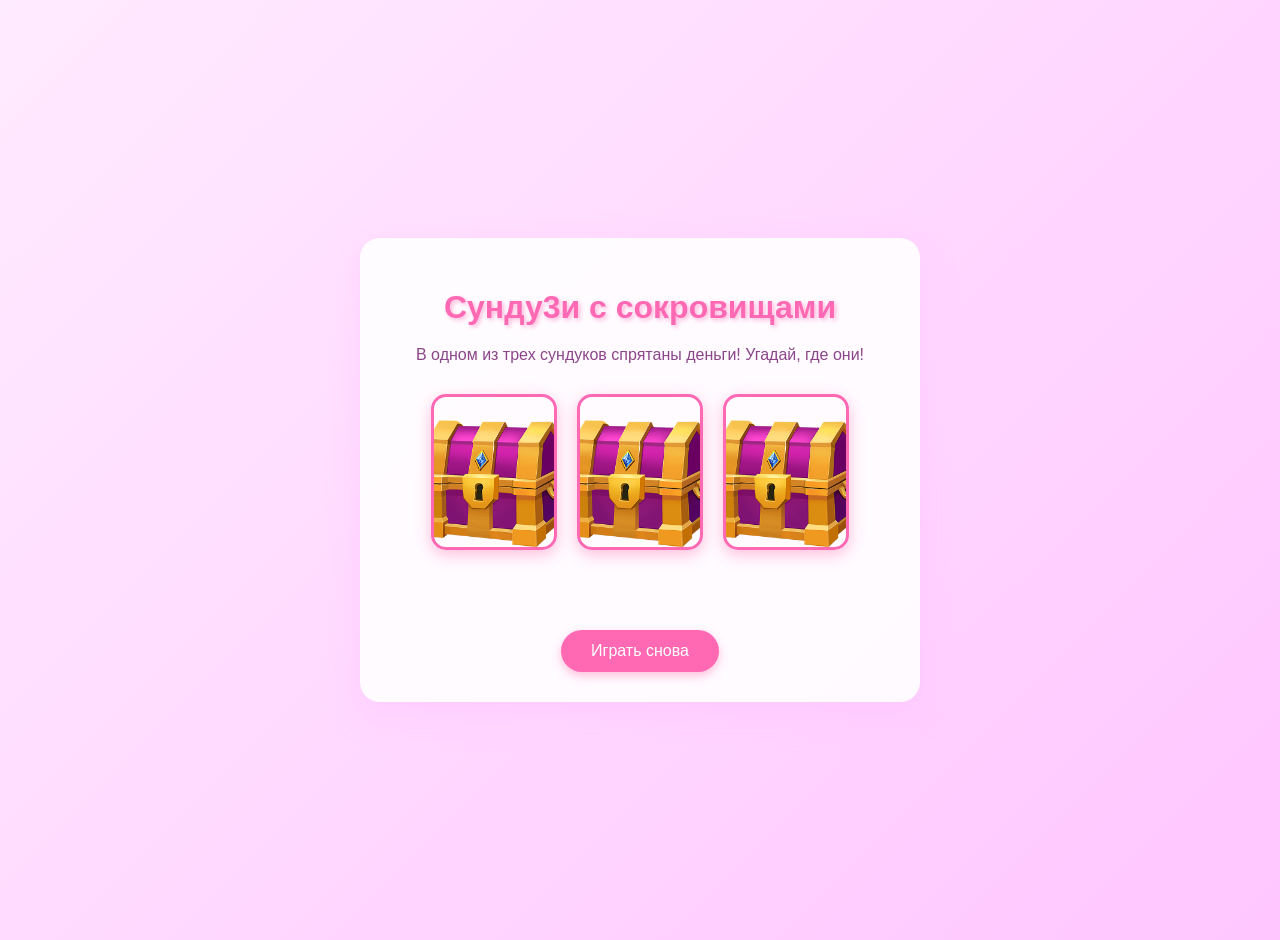
<file: chest/index.html>
<!DOCTYPE html>
<html lang="ru">
<head>
    <meta charset="UTF-8">
    <meta name="viewport" content="width=device-width, initial-scale=1.0">
    <title>Игра сундуки</title>
    <link rel="stylesheet" href="style.css">
</head>
<body>
<div class="container">
    <h1>Игра "Сундуки с сокровищами"</h1>
    <p>В одном из трех сундуков спрятаны деньги! Угадай, где они!</p>
    <div class="chests">
        <div class="chest" id="chest1" onclick="openChest(1)">
            <img src="1.png" alt="сундук">
        </div>
        <div class="chest" id="chest2" onclick="openChest(2)">
            <img src="1.png" alt="сундук">
        </div>
        <div class="chest" id="chest3" onclick="openChest(3)">
            <img src="1.png" alt="сундук">
        </div>
    </div>

    <div id="result"></div>
    <button onclick="resetGame()">Играть снова</button>
</div>
<script src="script.js"></script>

</body>
</html>
</file>
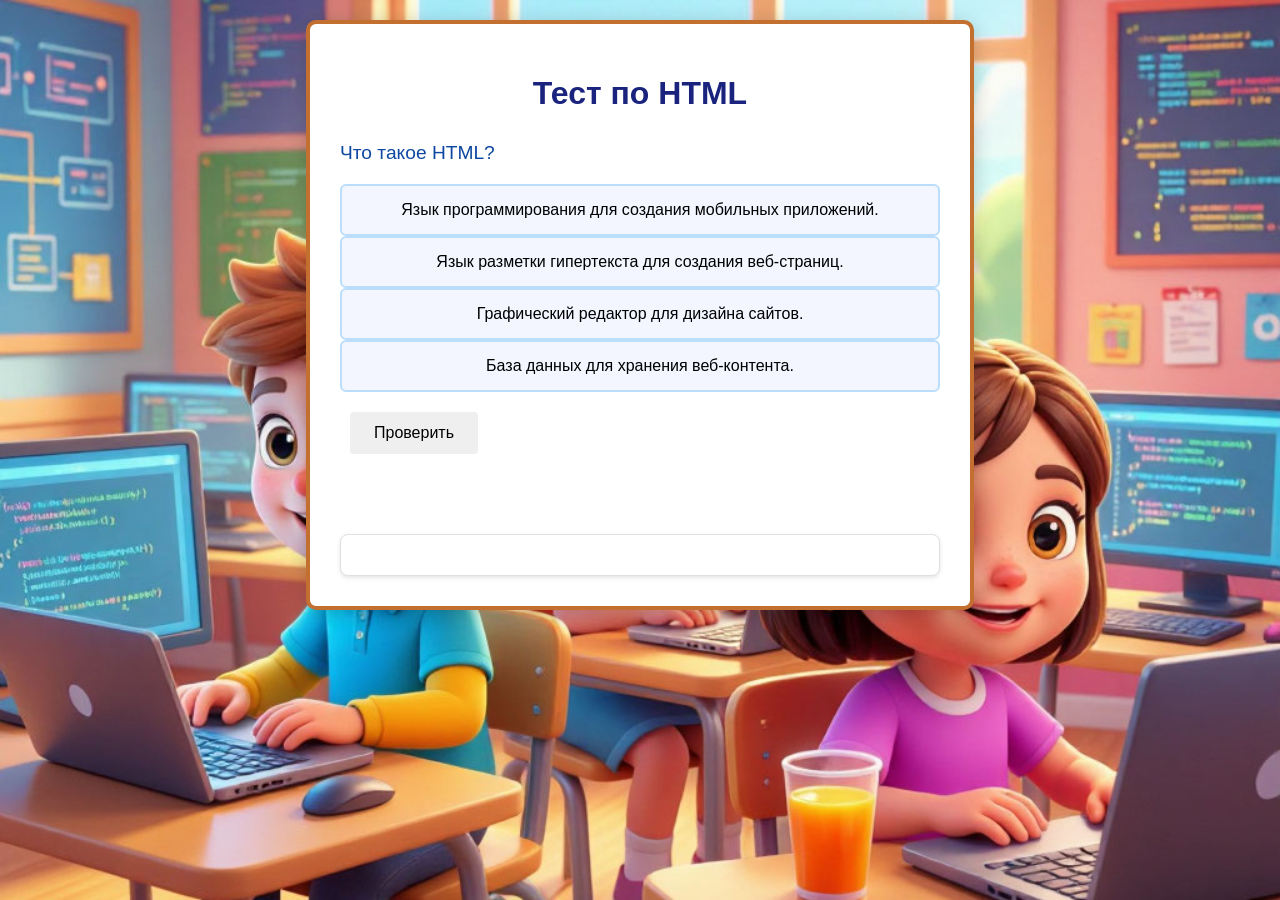
<file: goos03/index.html>
<!DOCTYPE html>
<html>
<head>
    <title>Тест по HTML</title>
    <link rel="stylesheet" href="style.css">
</head>
<body>
    <div class="container">
        <h1>Тест по HTML</h1>
        
        <div id="test-area">
            <div class="question" id="question-text"></div>
            <div id="options-container"></div>
            <button id="check-btn" class="btn">Проверить</button>
            <button id="next-btn" class="btn btn-next" style="display: none;">Следующий вопрос</button>
            <div id="feedback" class="feedback"></div>
        </div>

        <div id="result" class="result"></div>
    </div>

    <script src="script.js"></script>
</body>
</html>
</file>
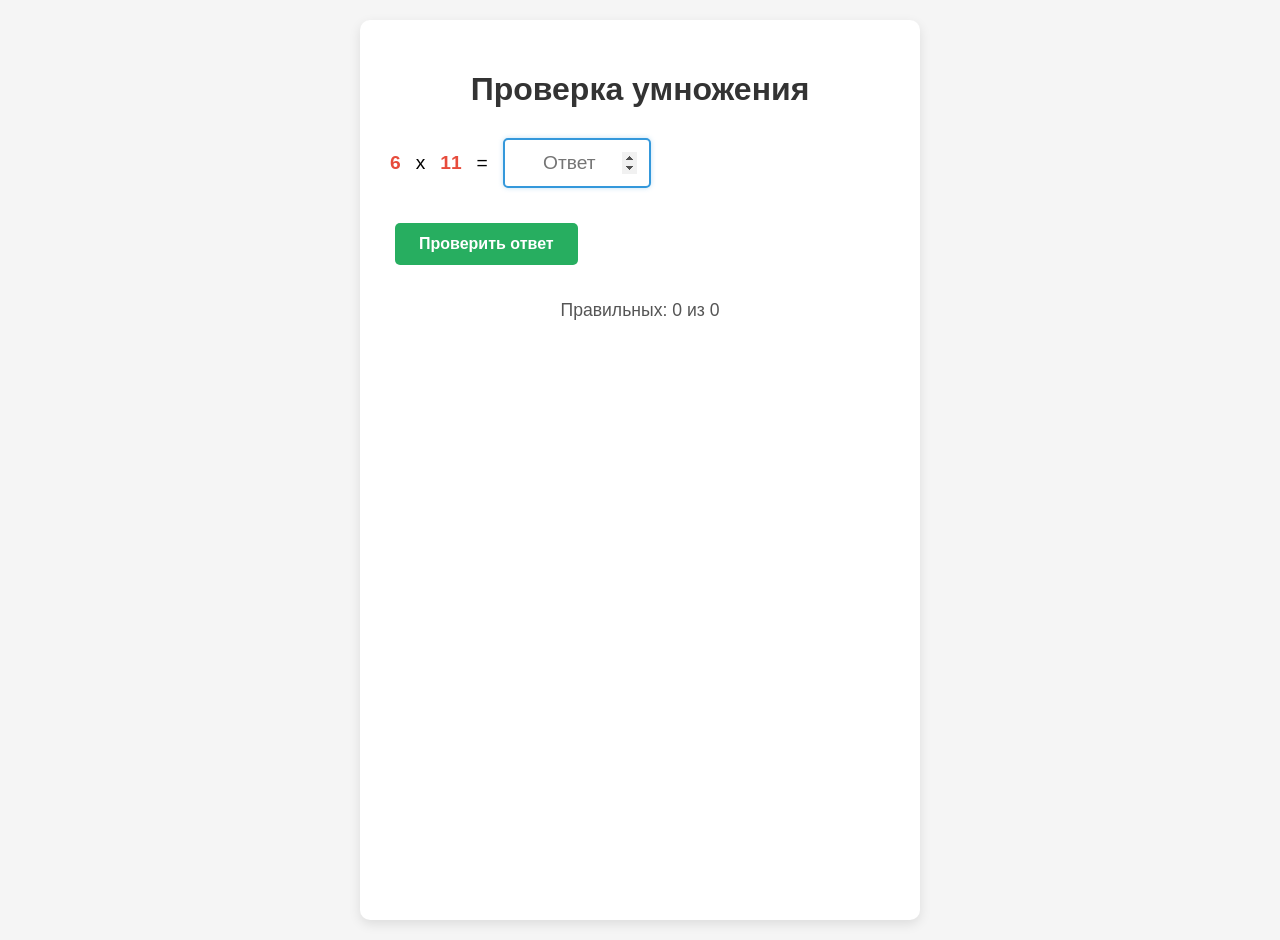
<file: umn/index.html>
<!DOCTYPE html>
<html lang="ru">
<head>
    <meta charset="UTF-8">
    <meta name="viewport" content="width=device-width, initial-scale=1.0">
    <title>тренировка умножения</title>
    <link rel="stylesheet" href="style.css">
</head>
<body>
    <div class="container">
        <h1>Проверка умножения</h1>
        <div class="example">

            <span id="num1">?</span> x <span id="num2">?</span> = <input type="number" placeholder="Ответ" id="userAnswer">




        </div>

        <button id="checkBtn">Проверить ответ</button>
        <button id="hewExampleBtn" class="hidden">Новый пример</button>

        <div id="stats">
            Правильных: <span id="correctCount">0</span> из <span id="totalCount">0</span>
        </div>

        <div id="result"></div>







    </div>
    <script src="script.js"></script>
</body>
</html>
</file>
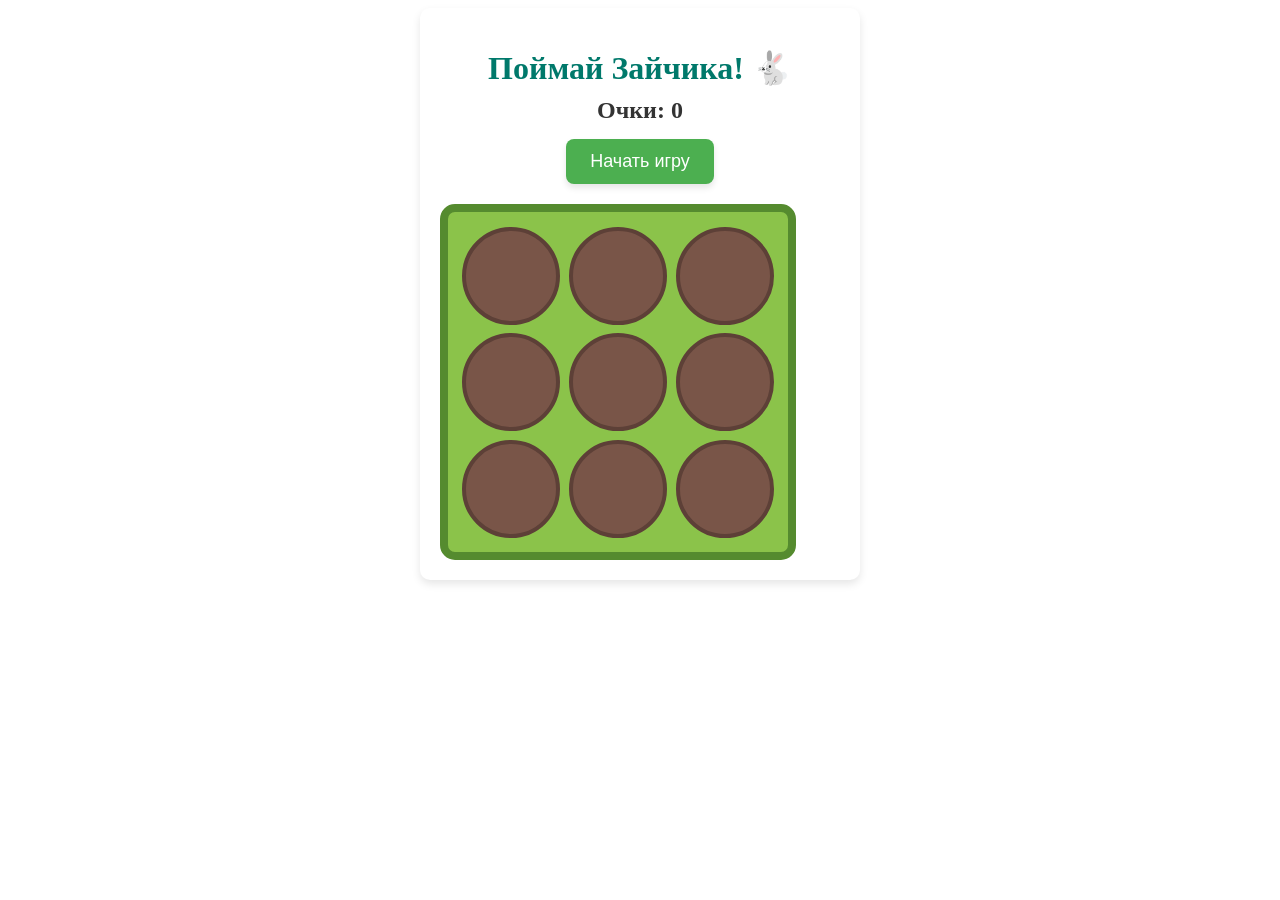
<file: xomyk/index.html>
<!DOCTYPE html>
<html lang="ru">
<head>
    <meta charset="UTF-8">
    <meta name="viewport" content="width=device-width, initial-scale=1.0">
    <title>Игра: Поймай Хомяка!</title>
    <!-- Подключаем внешние стили CSS -->
    <link rel="stylesheet" href="style.css">
</head>
<body>
<div class="container">
    <h1>Поймай Зайчика! 🐇</h1>
    <div class="score-board">Очки: <span id="score">0</span></div>
    <button id="start-btn">Начать игру</button>

    <!-- Игровое поле 3х3 (9 норок) -->
    <div class="grid">
        <div class="hole" id="h1"></div>
        <div class="hole" id="h2"></div>
        <div class="hole" id="h3"></div>
        <div class="hole" id="h4"></div>
        <div class="hole" id="h5"></div>
        <div class="hole" id="h6"></div>
        <div class="hole" id="h7"></div>
        <div class="hole" id="h8"></div>
        <div class="hole" id="h9"></div>
    </div>
</div>
    <!-- Подключаем логику JavaScript -->
    <script src="script.js"></script>
</body>
</html>
</file>
<file: chest/style.css>
/* style.css */
body {
    font-family: 'Arial', sans-serif;
    background: linear-gradient(135deg, #ffebff, #ffc6ff);
    margin: 0;
    padding: 20px;
    min-height: 100vh;
    display: flex;
    justify-content: center;
    align-items: center;
}

.container {
    text-align: center;
    background: rgba(255, 255, 255, 0.9);
    padding: 30px;
    border-radius: 20px;
    box-shadow: 0 10px 30px rgba(255, 192, 255, 0.5);
    max-width: 500px;
    width: 90%;
}

h1 {
    color: #ff69b4;
    text-shadow: 2px 2px 4px rgba(255, 153, 204, 0.7);
    margin-bottom: 20px;
}

p {
    color: #8b4589;
    font-size: 16px;
    margin-bottom: 30px;
}

.chests {
    display: flex;
    justify-content: center;
    gap: 20px;
    margin-bottom: 30px;
}

.chest {
    width: 120px;
    height: 150px;
    cursor: pointer;
    border: 3px solid #ff69b4;
    border-radius: 15px;
    position: relative;
    overflow: hidden;
    transition: all 0.3s ease;
    box-shadow: 0 5px 15px rgba(255, 102, 170, 0.4);
}

.chest:hover {
    transform: scale(1.05);
    box-shadow: 0 8px 20px rgba(255, 102, 170, 0.6);
}

.chest img {
    width: 100%;
    height: 100%;
    object-fit: cover;
    animation: float 3s ease-in-out infinite;
}

@keyframes float {
    0% { transform: translateY(0); }
    50% { transform: translateY(-5px); }
    100% { transform: translateY(0); }
}

#result {
    font-size: 18px;
    font-weight: bold;
    margin-bottom: 20px;
    padding: 15px;
    border-radius: 10px;
    animation: pulse 2s infinite;
}

@keyframes pulse {
    0%, 100% { opacity: 1; }
    50% { opacity: 0.7; }
}

button {
    background: #ff69b4;
    color: white;
    border: none;
    padding: 12px 30px;
    font-size: 16px;
    border-radius: 25px;
    cursor: pointer;
    transition: all 0.3s ease;
    box-shadow: 0 4px 10px rgba(255, 102, 170, 0.4);
}

button:hover {
    background: #ff40a0;
    transform: translateY(-2px);
    box-shadow: 0 6px 15px rgba(255, 102, 170, 0.6);
}
</file>
<file: goos03/style.css>
body {
    font-family: Arial, sans-serif;
    background: url("img/clas.jpg") no-repeat center center fixed;
    background-size: cover; /* картинка полностью покроет фон, сохраняя пропорции */
    margin: 0;
    padding: 20px;
}

  


.container {
    max-width: 600px;
    margin: 0 auto;
    background: white;
    padding: 30px;
    border-radius: 10px;
    box-shadow: 0 4px 20px rgba(0, 0, 0, 0.2);
     border: 4px solid #c26f2f;
}

h1 {
    color: #1b5e20; /* тёмно‑зелёный */
}

.option-btn {
    border-color: #a5d6a7; /* светло‑зелёный контур */
    background-color: #f1f8e9; /* пастельно‑зелёный фон */
}

.correct {
    background-color: #e8f5e9;
    color: #2e7d32;
}

.incorrect {
    background-color: #ffebee;
    color: #c62828;
}


h1 {
    text-align: center;
    color: #1a237e; /* тёмно‑синий */
    margin-bottom: 30px;
    font-weight: 700;
}

.question {
    font-size: 1.2em;
    margin-bottom: 20px;
    color: #0d47a1; /* насыщенный синий */
}

#options-container {
    margin-bottom: 20px;
}

.option-btn {
    padding: 15px;
    font-size: 1em;
    cursor: pointer;
    border: 2px solid #bbdefb; /* светло‑голубой контур */
    border-radius: 6px;
    transition: all 0.3s;
    width: 100%;
    box-sizing: border-box;
    background-color: #f3f6ff; /* светлый фон кнопки */
}

.option-btn:hover {
    border-color: #1976d2; /* более тёмный синий при наведении */
    background-color: #e3f2fd;
    box-shadow: 0 2px 8px rgba(0, 0, 0, 0.1);
}

.option-btn.selected {
    border-color: #4fc3f7; /* яркий голубой */
    background-color: #e1f5fe;
    box-shadow: 0 2px 12px rgba(67, 195, 247, 0.3);
}

.btn {
    padding: 12px 24px;
    margin: 10px;
    font-size: 1em;
    border: none;
    border-radius: 4px;
    cursor: pointer;
    transition: background-color 0.3s, transform 0.2s;
}

.btn:hover {
    opacity: 0.9;
    transform: translateY(-1px);
}

.btn-next {
    background-color: #1976d2; /* глубокий синий */
    color: white;
}

.feedback {
    margin: 20px 0;
    padding: 15px;
    border-radius: 8px;
    font-weight: bold;
    text-align: center;
}

.correct {
    color: #43a047; /* зелёный */
    background-color: #e8f5e9;
    border: 1px solid #c8e6c9;
}

.incorrect {
    color: #d32f2f; /* красный */
    background-color: #ffebee;
    border: 1px solid #ffcdd2;
}

.result {
    text-align: center;
    margin-top: 30px;
    padding: 20px;
    background: white;
    border-radius: 8px;
    box-shadow: 0 2px 4px rgba(0, 0, 0, 0.1);
    border: 1px solid #e0e0e0;
}
</file>
<file: umn/style.css>
/* style.css */
body {
    font-family: 'Arial', sans-serif;
    background-color: #f5f5f5;
    margin: 0;
    padding: 20px;
    display: flex;
    justify-content: center;
    min-height: 100vh;
}

.container {
    background-color: white;
    padding: 30px;
    border-radius: 10px;
    box-shadow: 0 4px 12px rgba(0, 0, 0, 0.1);
    width: 100%;
    max-width: 500px;
}

h1 {
    text-align: center;
    color: #333;
    margin-bottom: 30px;
}

.example {
    display: flex;
    align-items: center;
    gap: 15px;
    font-size: 1.2em;
    margin-bottom: 25px;
}

#num1, #num2 {
    font-weight: bold;
    color: #e74c3c;
}

input[type="number"] {
    padding: 12px;
    font-size: 1em;
    border: 2px solid #ddd;
    border-radius: 5px;
    width: 120px;
    text-align: center;
}

input[type="number"]:focus {
    outline: none;
    border-color: #3498db;
    box-shadow: 0 0 5px rgba(52, 152, 219, 0.3);
}

button {
    padding: 12px 24px;
    margin: 10px 5px;
    border: none;
    border-radius: 5px;
    cursor: pointer;
    font-size: 1em;
    font-weight: bold;
    transition: all 0.3s ease;
}

#checkBtn {
    background-color: #27ae60;
    color: white;
}

#checkBtn:hover {
    background-color: #219955;
}

#hewExampleBtn {
    background-color: #3498db;
    color: white;
}

#hewExampleBtn:hover {
    background-color: #2980b9;
}

.hidden {
    display: none;
}

#stats {
    margin: 25px 0;
    text-align: center;
    font-size: 1.1em;
    color: #555;
}

#result {
    margin-top: 20px;
    padding: 15px;
    border-radius: 5px;
    text-align: center;
    font-weight: bold;
}

#result.correct {
    background-color: #d4edda;
    color: #155724;
    border: 1px solid #c3e6cb;
}

#result.incorrect {
    background-color: #f8d7da;
    color: #721c24;
    border: 1px solid #f5c6cb;
}
</file>
<file: xomyk/style.css>
ss /* Общие стили для центрирования элементов на странице */
body {
    font-family: 'Arial', sans-serif;
    background-color: #e0f7fa;
    display: flex;
    flex-direction: column;
    align-items: center;
    justify-content: center;
    height: 100vh;
    margin: 0;
    user-select: none; /* Запрещаем выделение текста при частых кликах */
}


.container {
    margin: 0 auto; /* Центрируем контейнер по горизонтали */
    text-align: center;
    width: 100%;
    max-width: 400px;
    padding: 20px;
    background-color: #fff;
    border-radius: 10px;
    box-shadow: 0 4px 8px rgba(0,0,0,0.1);
}

h1 {
    color: #00796b;
    margin-bottom: 10px;
}

.score-board {
    font-size: 24px;
    font-weight: bold;
    margin-bottom: 15px;
    color: #333;
}

/* Кнопка старта */
#start-btn {
    padding: 12px 24px;
    font-size: 18px;
    background-color: #4caf50;
    color: white;
    border: none;
    border-radius: 8px;
    cursor: pointer;
    box-shadow: 0 4px 6px rgba(0,0,0,0.1);
    margin-bottom: 20px;
    transition: 0.2s;
}

#start-btn:hover {
    background-color: #45a049;
}

#start-btn:active {
    transform: scale(0.95);
}

/* Игровое поле 3х3 на Flexbox */
.grid {
    display: flex;
    flex-wrap: wrap; /* Позволяет элементам переноситься на новую строку */
    width: 320px;    /* Ширина поля (3 норки по 90px + отступы) */
    height: 320px;
    background-color: #8bc34a; /* Зеленая поляна */
    border: 8px solid #558b2f;
    border-radius: 15px;
    padding: 10px;
    justify-content: space-around;
    align-content: space-around;
}

/* Норка */
.hole {
    width: 90px;
    height: 90px;
    background-color: #795548; /* Коричневая земля */
    border: 4px solid #5d4037;
    border-radius: 50%; /* Делаем круглым */
    display: flex;
    justify-content: center;
    align-items: center;
    font-size: 50px; /* Размер эмодзи Маши */
    cursor: pointer;
    transition: transform 0.1s;
}

/* Эффект нажатия на норку */
.hole:active {
    transform: scale(0.9);
}
</file>
